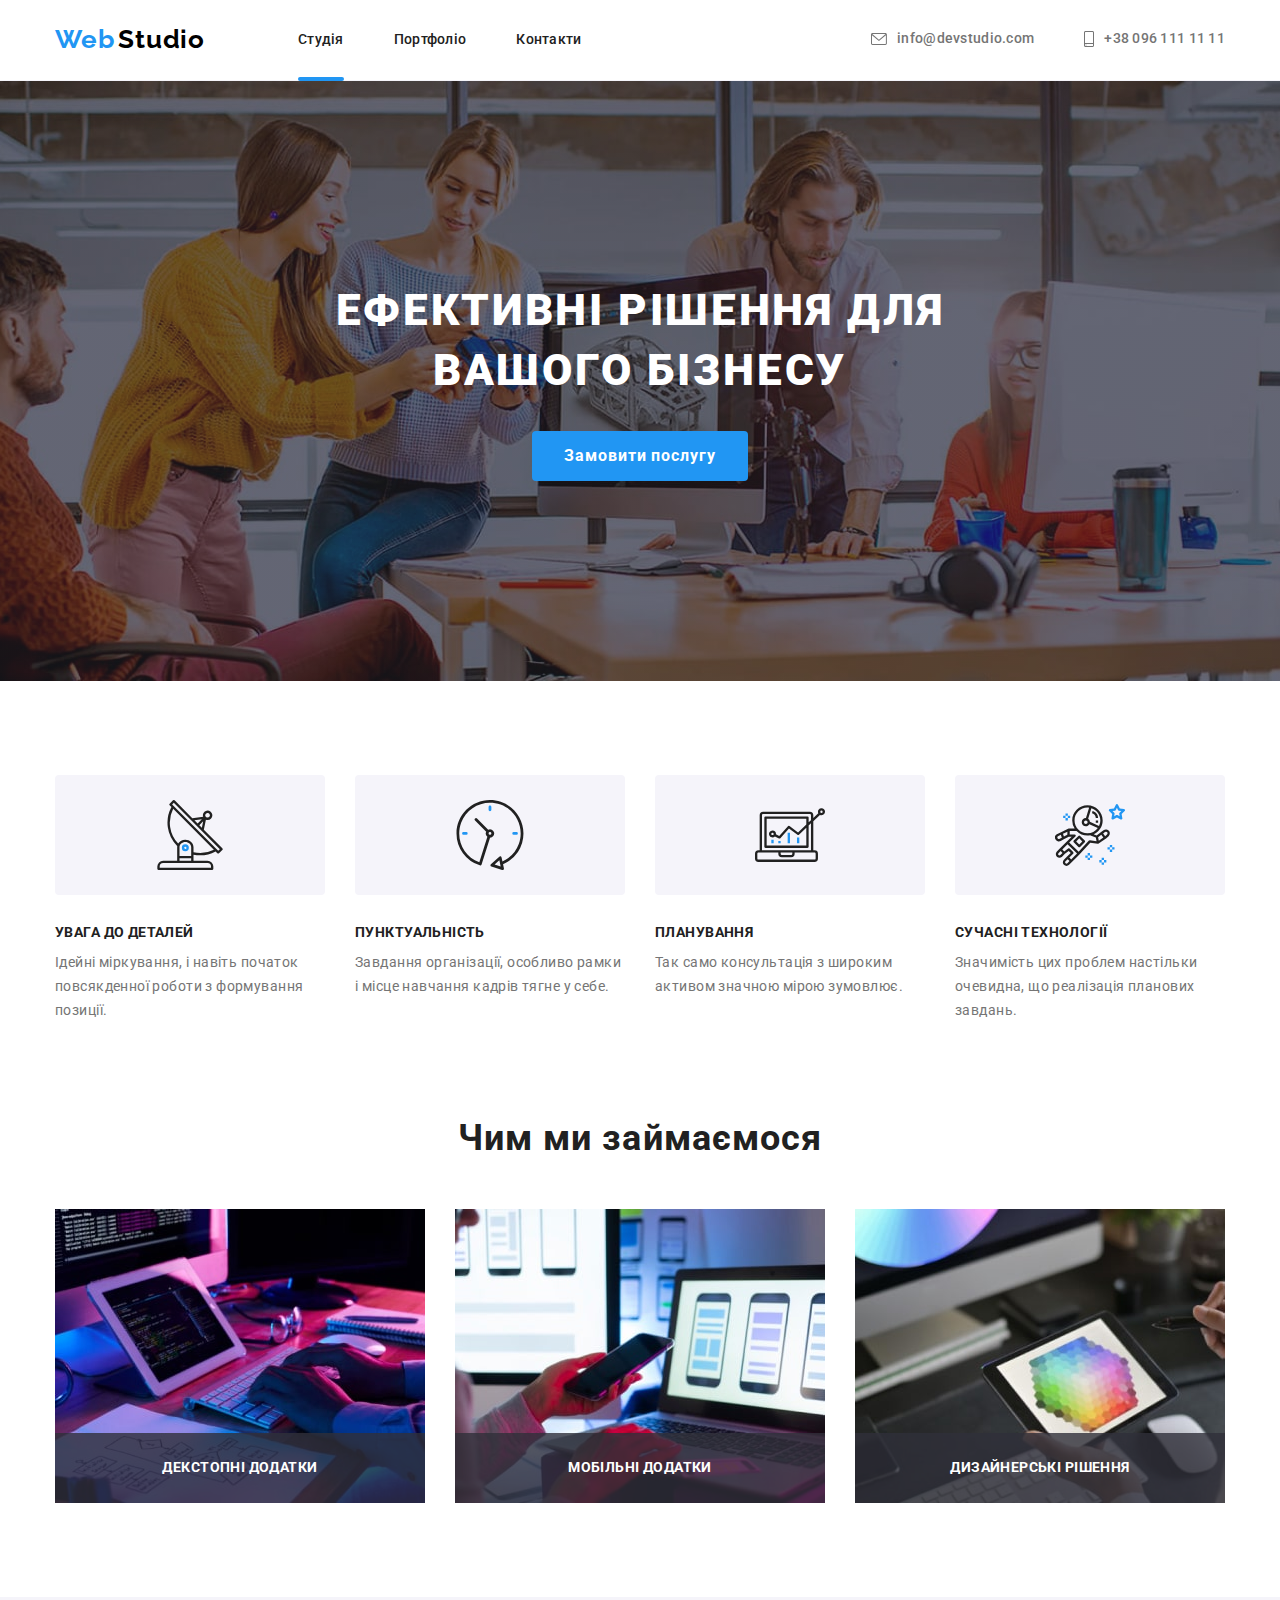
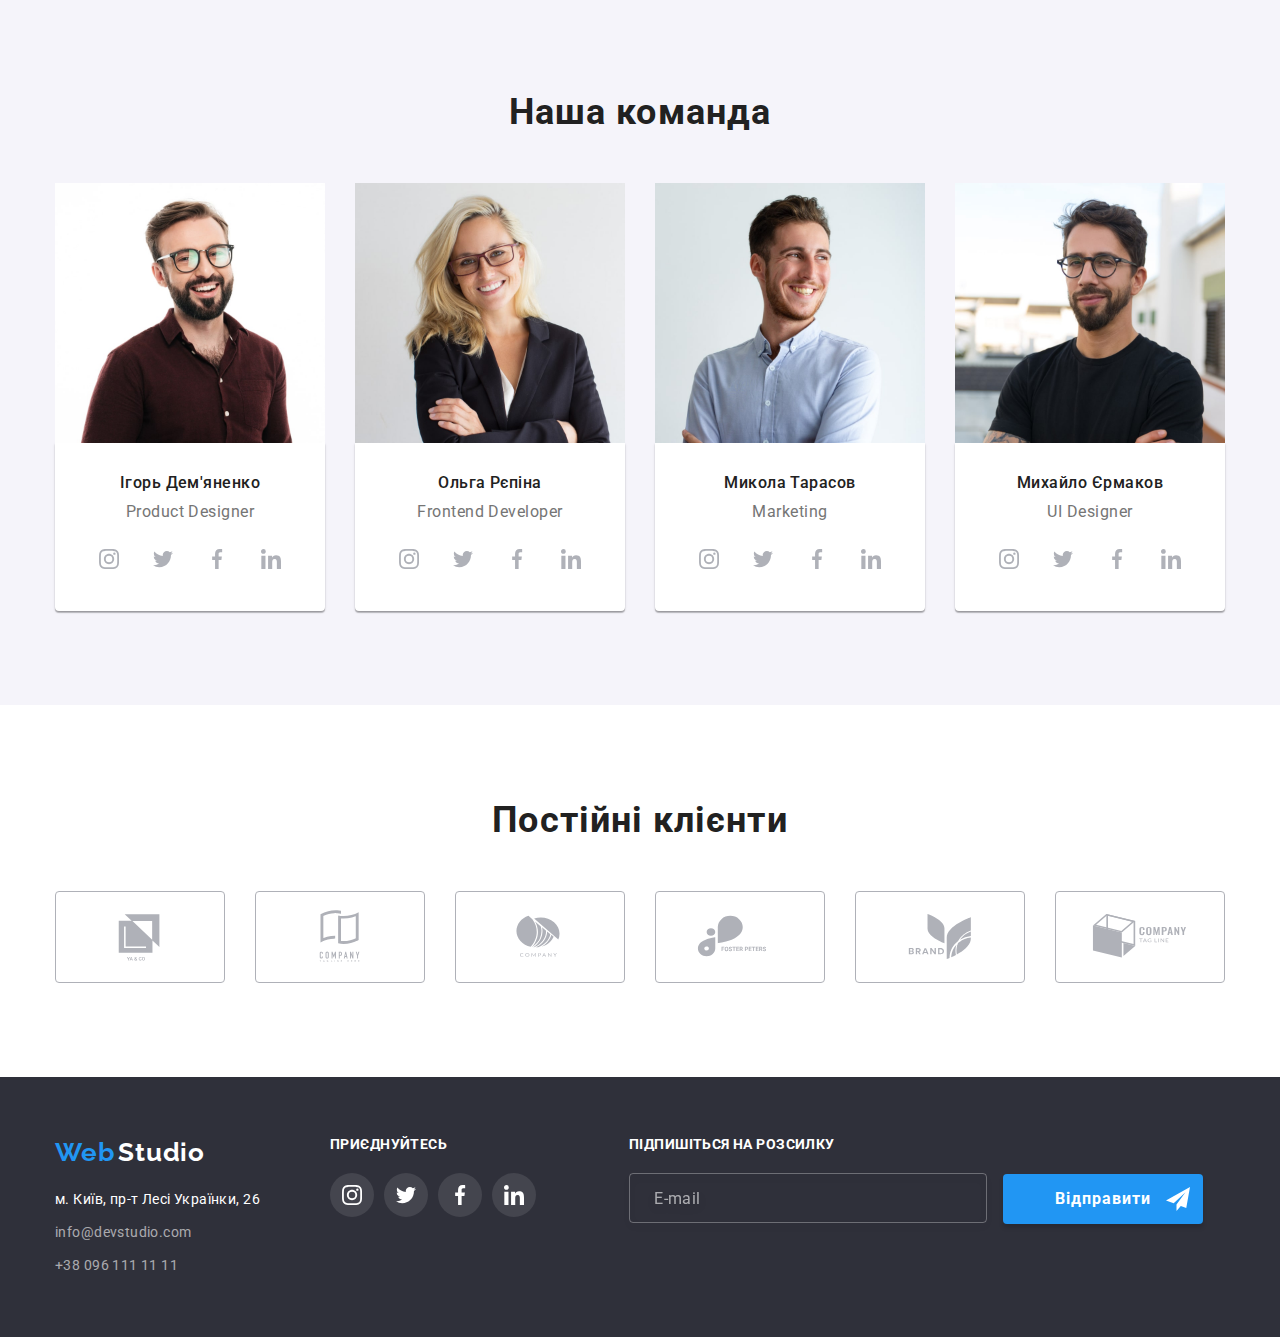
<file: index.html>
<!DOCTYPE html>
<html lang="uk">

<head>
    <meta charset="UTF-8">
    <meta http-equiv="X-UA-Compatible" content="IE=edge">
    <meta name="viewport" content="width=device-width, initial-scale=1.0">
    <title>WebStudio</title>
    <link rel="preconnect" href="https://fonts.googleapis.com">
    <link rel="preconnect" href="https://fonts.gstatic.com" crossorigin>
    <link
        href="https://fonts.googleapis.com/css2?family=Montserrat:wght@400;700&family=Raleway:wght@700&family=Roboto:wght@400;500;700;900&display=swap"
        rel="stylesheet">
    <link rel="stylesheet" href="https://cdnjs.cloudflare.com/ajax/libs/animate.css/4.1.1/animate.min.css" />
    <link href="https://unpkg.com/aos@2.3.1/dist/aos.css" rel="stylesheet">
    <link rel="stylesheet" href="https://cdnjs.cloudflare.com/ajax/libs/animate.css/4.1.1/animate.min.css" />
    <link rel="stylesheet"
        href="https://cdnjs.cloudflare.com/ajax/libs/modern-normalize/1.1.0/modern-normalize.min.css">
       <link rel="stylesheet" href="./CSS/main.min.css">
</head>

<!-- class="animate__animated animate__bounce" -->

<body>
    <header class="header">
        <div class="container">
            <a class="logo link" href="" lang="en"><span class="logo__web">Web</span> <span
                    class="logo__studio">Studio</span>
            </a>

            <nav class="navigation header__navigation">
                <ul class="navigation__list list">
                    <li class="navigation__item">
                        <a href="./index.html" class="navigation__link link current"> Студія </a>
                    </li>
                    <li class="navigation__item">
                        <a href="./portfolio.html" class="navigation__link link">Портфоліо</a>
                    </li>
                    <li class="navigation__item">
                        <a href="" class="navigation__link link">Контакти</a>
                    </li>
                </ul>
            </nav>
            <ul class="auth-nav list">
                <li>
                    <a href="mailto:info@devstudio.com" class="contact link">
                        <svg class="contact__icon" width="16" height="12">
                            <use href="./Images/icons.svg#icon-envelope"></use>
                        </svg>
                        info@devstudio.com
                    </a>
                </li>
                <li>
                    <a href="tel:+380961111111" class="contact link">
                        <svg class="contact__icon" width="10" height="16">
                            <use href="./Images/icons.svg#icon-smartphone"></use>
                        </svg>
                        +38 096 111 11 11</a>
                </li>
            </ul>
        </div>
    </header>
    <main>
        <section class="hero">
            <div class="container hero-content">
                <h1 class="hero-name">Ефективні рішення для вашого бізнесу</h1>
                <button type="button" class="button-hero" data-modal-open>Замовити послугу</button>
            </div>
        </section>
        <section class="about section">
            <div class="container">
                <h2 class="visually-hidden">Наші переваги</h2>
                <!-- Скрытый хеддер, спрятать !!! -->

                <ul class="about-list list">
                    <li class="about-item">
                        <div class="about-thumb">
                            <svg class="about-icon" width="70" height="70">
                                <use href="./Images/icons.svg#icon-antenna-1"></use>
                            </svg>
                        </div>
                        <h3 class="about-title">УВАГА ДО ДЕТАЛЕЙ</h3>
                        <p class="about-text">Ідейні міркування, і навіть початок повсякденної роботи з формування
                            позиції.</p>

                    </li>
                    <li class="about-item">
                        <div class="about-thumb">
                            <svg class="about-icon" width="70" height="70">
                                <use href="./Images/icons.svg#icon-clock-1"></use>
                            </svg>
                        </div>
                        <h3 class="about-title">ПУНКТУАЛЬНІСТЬ</h3>
                        <p class="about-text">Завдання організації, особливо рамки і місце навчання кадрів тягне у себе.
                        </p>

                    </li>
                    <li class="about-item">
                        <div class="about-thumb">
                            <svg class="about-icon" width="70" height="70">
                                <use href="./Images/icons.svg#icon-diagram-1"></use>
                            </svg>
                        </div>
                        <h3 class="about-title">ПЛАНУВАННЯ</h3>
                        <p class="about-text">Так само консультація з широким активом значною мірою зумовлює.</p>

                    </li>
                    <li class="about-item">
                        <div class="about-thumb">
                            <svg class="about-icon" width="70" height="70">
                                <use href="./Images/icons.svg#icon-astronaut-1"></use>
                            </svg>
                        </div>
                        <h3 class="about-title">СУЧАСНІ ТЕХНОЛОГІЇ</h3>
                        <p class="about-text">Значимість цих проблем настільки очевидна, що реалізація планових завдань.
                        </p>

                    </li>
                </ul>
            </div>
        </section>
        <section class="works-section section">
            <div class="container">
                <h2 class="works">Чим ми займаємося</h2>
                <ul class="works-list list">
                    <li class="gallery-item"><img src="./Images/box_1.jpg" alt="Пише код" width="370" height="294">
                        <p class="works-top">Декстопні додатки</p>
                    </li>
                    <li class="gallery-item"><img src="./Images/box_2.jpg" alt="Розробляє мобільний додаток" width="370"
                            height="294">
                        <p class="works-top">Мобільні додатки</p>
                    </li>
                    <li class="gallery-item"><img src="./Images/box_3.jpg" alt="Підбирає колір" width="370"
                            height="294">
                        <p class="works-top">Дизайнерські рішення</p>
                    </li>
                </ul>
            </div>
        </section>
        <section class="team-section section">
            <div class="container">
                <h2 class="team">Наша команда</h2>
                <ul class="team-list list">
                    <li class="team-item">
                        <img class="team-img" src="./Images/img-igor.jpg" alt="Ігор Дем'яненко" width="270"
                            height="260">
                        <div class="team-block">
                            <p class="team-name">Ігорь Дем'яненко</p>
                            <p class="team-specialty" lang="en">Product Designer</p>
                            <ul class="team-soc list">
                                <li class="team-soc-item">
                                    <a href="" class="team-soc-link link">
                                        <svg class="team-soc-icon" width="20" height="20">
                                            <use href="./Images/icons.svg#icon-instagram-2"></use>
                                        </svg>
                                    </a>
                                </li>
                                <li class="team-soc-item"><a href="" class="team-soc-link link">
                                        <svg class="team-soc-icon" width="20" height="20">
                                            <use href="./Images/icons.svg#icon-twitter-1"></use>
                                        </svg>
                                    </a></li>
                                <li class="team-soc-item"><a href="" class="team-soc-link link">
                                        <svg class="team-soc-icon" width="20" height="20">
                                            <use href="./Images/icons.svg#icon-facebook-1"></use>
                                        </svg>
                                    </a></li>
                                <li class="team-soc-item"><a href="" class="team-soc-link link">
                                        <svg class="team-soc-icon" width="20" height="20">
                                            <use href="./Images/icons.svg#icon-linkedin-1"></use>
                                        </svg>
                                    </a></li>
                            </ul>

                        </div>
                    </li>
                    <li class="team-item">
                        <img class="team-img" src="./Images/img-olga.jpg" alt="Ольга Рєпіна" width="270" height="260">
                        <div class="team-block">
                            <p class="team-name"> Ольга Рєпіна</p>
                            <p class="team-specialty" lang="en">Frontend Developer</p>
                            <ul class="team-soc list">
                                <li class="team-soc-item">
                                    <a href="" class="team-soc-link link">
                                        <svg class="team-soc-icon" width="20" height="20">
                                            <use href="./Images/icons.svg#icon-instagram-2"></use>
                                        </svg>
                                    </a>
                                </li>
                                <li class="team-soc-item"><a href="" class="team-soc-link link">
                                        <svg class="team-soc-icon" width="20" height="20">
                                            <use href="./Images/icons.svg#icon-twitter-1"></use>
                                        </svg>
                                    </a></li>
                                <li class="team-soc-item"><a href="" class="team-soc-link link">
                                        <svg class="team-soc-icon" width="20" height="20">
                                            <use href="./Images/icons.svg#icon-facebook-1"></use>
                                        </svg>
                                    </a></li>
                                <li class="team-soc-item"><a href="" class="team-soc-link link">
                                        <svg class="team-soc-icon" width="20" height="20">
                                            <use href="./Images/icons.svg#icon-linkedin-1"></use>
                                        </svg>
                                    </a></li>
                            </ul>
                        </div>
                    </li>
                    <li class="team-item">
                        <img class="team-img" src="./Images/img-mykola.jpg" alt="Микола Тарасов" width="270"
                            height="260">
                        <div class="team-block">
                            <p class="team-name">Микола Тарасов</p>
                            <p class="team-specialty" lang="en">Marketing</p>
                            <ul class="team-soc list">
                                <li class="team-soc-item">
                                    <a href="" class="team-soc-link link">
                                        <svg class="team-soc-icon" width="20" height="20">
                                            <use href="./Images/icons.svg#icon-instagram-2"></use>
                                        </svg>
                                    </a>
                                </li>
                                <li class="team-soc-item"><a href="" class="team-soc-link link">
                                        <svg class="team-soc-icon" width="20" height="20">
                                            <use href="./Images/icons.svg#icon-twitter-1"></use>
                                        </svg>
                                    </a></li>
                                <li class="team-soc-item"><a href="" class="team-soc-link link">
                                        <svg class="team-soc-icon" width="20" height="20">
                                            <use href="./Images/icons.svg#icon-facebook-1"></use>
                                        </svg>
                                    </a></li>
                                <li class="team-soc-item"><a href="" class="team-soc-link link">
                                        <svg class="team-soc-icon" width="20" height="20">
                                            <use href="./Images/icons.svg#icon-linkedin-1"></use>
                                        </svg>
                                    </a></li>
                            </ul>
                        </div>
                    </li>
                    <li class="team-item">
                        <img class="team-img" src="./Images/img-mykhailo.jpg" alt="Михайло Єрмаков" width="270"
                            height="260">
                        <div class="team-block">
                            <p class="team-name">Михайло Єрмаков</p>
                            <p class="team-specialty" lang="en">UI Designer</p>
                            <ul class="team-soc list">
                                <li class="team-soc-item">
                                    <a href="" class="team-soc-link link">
                                        <svg class="team-soc-icon" width="20" height="20">
                                            <use href="./Images/icons.svg#icon-instagram-2"></use>
                                        </svg>
                                    </a>
                                </li>
                                <li class="team-soc-item"><a href="" class="team-soc-link link">
                                        <svg class="team-soc-icon" width="20" height="20">
                                            <use href="./Images/icons.svg#icon-twitter-1"></use>
                                        </svg>
                                    </a></li>
                                <li class="team-soc-item"><a href="" class="team-soc-link link">
                                        <svg class="team-soc-icon" width="20" height="20">
                                            <use href="./Images/icons.svg#icon-facebook-1"></use>
                                        </svg>
                                    </a></li>
                                <li class="team-soc-item"><a href="" class="team-soc-link link">
                                        <svg class="team-soc-icon" width="20" height="20">
                                            <use href="./Images/icons.svg#icon-linkedin-1"></use>
                                        </svg>
                                    </a></li>
                            </ul>
                        </div>
                    </li>
                </ul>
            </div>
        </section>
        <section class="clients-section section">
            <div class="container">
                <h2 class="clients">Постійні клієнти</h2>
                <ul class="clients-list list">
                    <li class="clients-item">
                        <a href="" class="clients-link link">
                            <svg class="clients-icon" width="106" height="60">
                                <use href="./Images/icons.svg#icon-Logo-YaCo"></use>
                            </svg>
                        </a>

                    </li>
                    <li class="clients-item">
                        <a href="" class="clients-link link">
                            <svg class="clients-icon" width="106" height="60">
                                <use href="./Images/icons.svg#icon-Logo-taglineHere"></use>
                            </svg>
                        </a>

                    </li>
                    <li class="clients-item">
                        <a href="" class="clients-link link">
                            <svg class="clients-icon" width="106" height="60">
                                <use href="./Images/icons.svg#icon-Logo-company"></use>
                            </svg>
                        </a>

                    </li>
                    <li class="clients-item">
                        <a href="" class="clients-link link">
                            <svg class="clients-icon" width="106" height="60">
                                <use href="./Images/icons.svg#icon-Logo-foster"></use>
                            </svg>
                        </a>

                    </li>
                    <li class="clients-item">
                        <a href="" class="clients-link link">
                            <svg class="clients-icon" width="106" height="60">
                                <use href="./Images/icons.svg#icon-Logo-brand"></use>
                            </svg>
                        </a>

                    </li>
                    <li class="clients-item">
                        <a href="" class="clients-link link">
                            <svg class="clients-icon" width="106" height="60">
                                <use href="./Images/icons.svg#icon-Logo-tagLine"></use>
                            </svg>
                        </a>

                    </li>
                </ul>
            </div>
        </section>
    </main>
    <footer class="footer">
        <div class="container">
            <div class="address-thumb footer__address-thumb">
                <a class="logo footer__logo link" href="" lang="en"><span class="logo__web">Web</span> <span
                        class=" logo__studio logo__studio--white">Studio</span></a>
                <address>
                    <a class="footer__address link" href="https://goo.gl/maps/BBS1sjoUENWyH9NC9" target="_blank"
                        rel="noopener noreferrer nofollow">м. Київ, пр-т Лесі Українки, 26</a>
                    <ul class="footer__list list">
                        <li class=footer__item><a class="footer__contact link"
                                href="mailto:info@devstudio.com">info@devstudio.com</a>
                        </li>
                        <li class=footer__item><a class="footer__contact link" href="tel:+380961111111">+38 096 111 11
                                11</a>
                        </li>
                    </ul>
                </address>
            </div>
            <div class="footer-soc footer__footer-soc">
                <h3>Приєднуйтесь</h3>
                <ul class="footer-soc__list list">
                    <li class="footer-soc__item">
                        <a href="" class="footer-soc__link link">
                            <svg class="footer-soc__icon" width="20" height="20">
                                <use href="./Images/icons.svg#icon-instagram-2"></use>
                            </svg>
                        </a>
                    </li>
                    <li class="footer-soc__item">
                        <a href="" class="footer-soc__link link">
                            <svg class="footer-soc__icon" width="20" height="20">
                                <use href="./Images/icons.svg#icon-twitter-1"></use>
                            </svg>
                        </a>
                    </li>
                    <li class="footer-soc__item">
                        <a href="" class="footer-soc__link link">
                            <svg class="footer-soc__icon" width="20" height="20">
                                <use href="./Images/icons.svg#icon-facebook-1"></use>
                            </svg>
                        </a>
                    </li>
                    <li class="footer-soc__item">
                        <a href="" class="footer-soc__link link">
                            <svg class="footer-soc__icon" width="20" height="20">
                                <use href="./Images/icons.svg#icon-linkedin-1"></use>
                            </svg>
                        </a>
                    </li>
                </ul>
            </div>
            <div class="subscription-box">
                <h3>Підпишіться на розсилку</h3>
                <form class="subscription-form">

                    <input type="email" class="subscription-form__input" name="subscription-form__email" required
                        placeholder="E-mail">

                    <button type="submit" class="submit-button">Відправити
                        <svg class="submit-button__icon" width="24" height="24">
                            <use href="./Images/icons.svg#icon-icon-send"></use>
                        </svg>
                    </button>
                </form>
            </div>
        </div>
    </footer>
    <div class="backdrop is-hidden" data-modal>
        <div class="modal">
            <button type="button" class="modal__close" data-modal-close>
                <svg class="modal__icon" width="18" height="18">
                    <use href="./Images/icons.svg#icon-close-black-18dp-2-1"></use>
                </svg>
            </button>
            <p class="modal__title">Залиште свої дані, ми вам передзвонимо</p>
            <form class="modal-form">
                <div class="input">
                    <label for="user-name" class="input__title">Ім'я</label>
                    <div class="input__wrap">
                        <input type="text" class="input__form" name="user-name" required id="user-name">
                        <svg class="input__icon" width="18" height="18">
                            <use href="./Images/icons.svg#icon-person-black-18dp-1"></use>
                        </svg>
                    </div>

                </div>
                <div class="input">
                    <label>                         
                        <span class="input__title">Телефон</span>
                        <span class="input__wrap">
                        <input type="tel" class="input__form" name="user-tel" title="+380 (96) 111-11-11" required
                            minlength="3">
                            <svg class="input__icon" width="18" height="18">
                                <use href="./Images/icons.svg#icon-phone-black-18dp-1"></use>
                            </svg>
                            </span>
                    </label>
                </div>
                <div class="input">
                    <label> <span class="input__title">Пошта</span>
                        <span class="input__wrap">
                        <input type="email" class="input__form" name="user-mail">
                        <svg class="input__icon" width="18" height="18">
                            <use href="./Images/icons.svg#icon-email-black-18dp-1"></use>
                        </svg>
                        </span>
                    </label>
                </div>
                <div class="input">
                    <label for="user-comment" class="input__title">Ваш коментар</label>
                    <textarea name="user-comment" id="user-comment" class="input__text"
                        placeholder="Введіть текст"></textarea>
                </div>
                <div class="input-check">
                    <input type="checkbox" name="user-policy" 
                    value="true" class="input-check__tick visually-hidden" id="user-policy">
                    <label for="user-policy" class="input-check__text">
                        <span>
                            <svg class="input-check__icon" width="16" height="15">
                                <use href="./Images/icons.svg#icon-Vector"></use>
                            </svg>
                        </span>
                        Погоджуюся з розсилкою та приймаю 
                        <a href="" class="input-check__link"> Умови договору</a>
                    </label>
                </div>
                <button type="submit" class="input-button ">Відправити</button>
                
            </form>
        </div>

    </div>
    <script src="https://unpkg.com/aos@2.3.1/dist/aos.js"></script>
    <script>
        AOS.init();
    </script>
    <script src="./js/modal.js"></script>
</body>

</html>
</file>
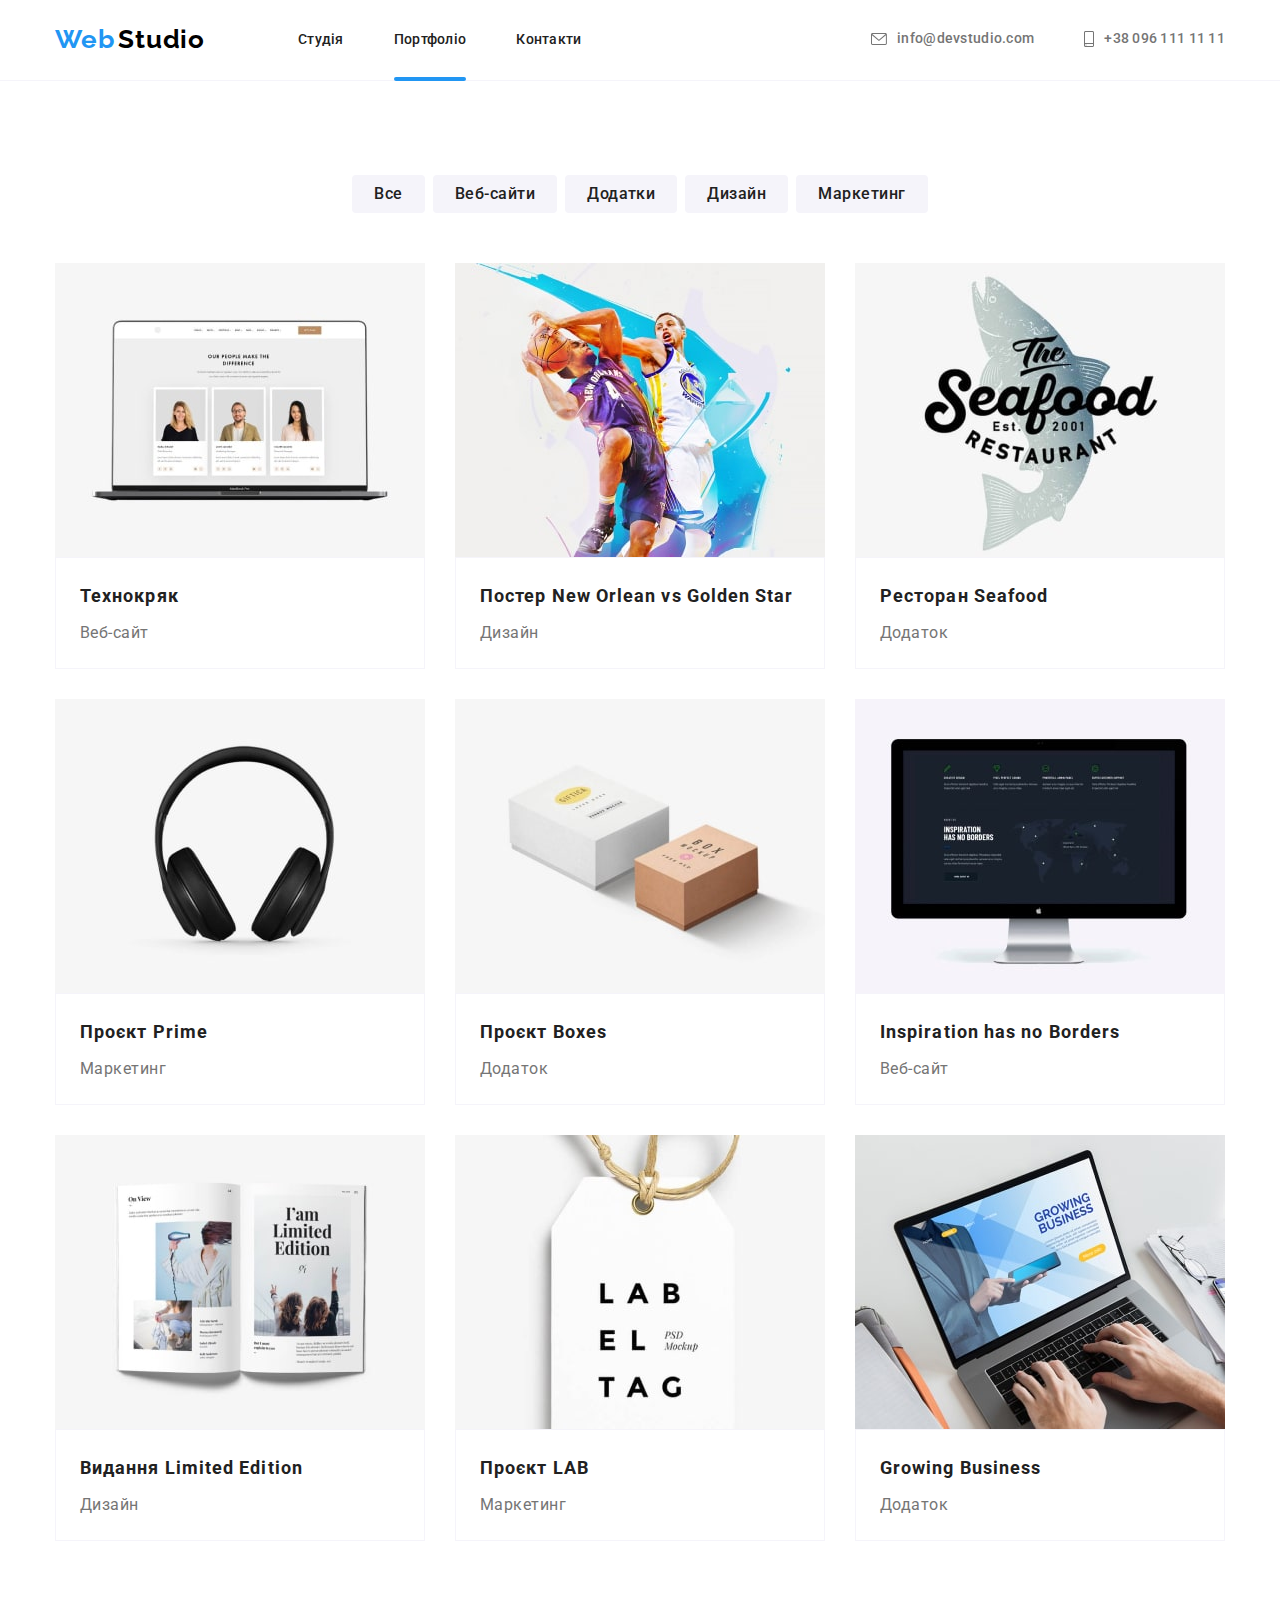
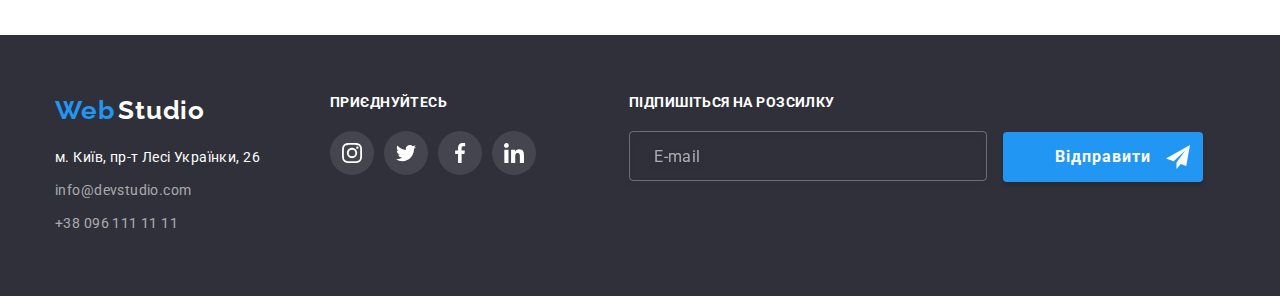
<file: portfolio.html>
<!DOCTYPE html>
<html lang="uk">

<head>
    <meta charset="UTF-8">
    <meta http-equiv="X-UA-Compatible" content="IE=edge">
    <meta name="viewport" content="width=device-width, initial-scale=1.0">
    <title>WebStudio</title>
    <link rel="preconnect" href="https://fonts.googleapis.com">
    <link rel="preconnect" href="https://fonts.gstatic.com" crossorigin>
    <link
        href="https://fonts.googleapis.com/css2?family=Montserrat:wght@400;700&family=Raleway:wght@700&family=Roboto:wght@400;500;700;900&display=swap"
        rel="stylesheet">
    <link rel="stylesheet" href="https://cdnjs.cloudflare.com/ajax/libs/animate.css/4.1.1/animate.min.css" />
    <link href="https://unpkg.com/aos@2.3.1/dist/aos.css" rel="stylesheet">
    <link rel="stylesheet" href="https://cdnjs.cloudflare.com/ajax/libs/animate.css/4.1.1/animate.min.css" />
    <link rel="stylesheet"
        href="https://cdnjs.cloudflare.com/ajax/libs/modern-normalize/1.1.0/modern-normalize.min.css">
        <link rel="stylesheet" href="./CSS/main.min.css">
</head>

<body>
        <header class="header">
            <div class="container">
                <a class="logo link" href="" lang="en"><span class="logo__web">Web</span> <span class="logo__studio">Studio</span>
                </a>
        
                <nav class="navigation header__navigation">
                    <ul class="navigation__list list">
                        <li class="navigation__item">
                            <a href="./index.html" class="navigation__link link "> Студія </a>
                        </li>
                        <li class="navigation__item">
                            <a href="./portfolio.html" class="navigation__link link current">Портфоліо</a>
                        </li>
                        <li class="navigation__item">
                            <a href="" class="navigation__link link">Контакти</a>
                        </li>
                    </ul>
                </nav>
                <ul class="auth-nav list">
                    <li>
                        <a href="mailto:info@devstudio.com" class="contact link">
                            <svg class="contact__icon" width="16" height="12">
                                <use href="./Images/icons.svg#icon-envelope"></use>
                            </svg>
                            info@devstudio.com
                        </a>
                    </li>
                    <li>
                        <a href="tel:+380961111111" class="contact link">
                            <svg class="contact__icon" width="10" height="16">
                                <use href="./Images/icons.svg#icon-smartphone"></use>
                            </svg>
                            +38 096 111 11 11</a>
                    </li>
                </ul>
            </div>
        </header>
    <main>
        <section>

            <h1 class="visually-hidden">Портфоліо</h1>
            <!-- Приховний хеддер, заховати !!! -->
            <div class="container">
                <ul class="portfolio-list list">
                    <li>
                        <button type="button" class="button-portfolio">Все</button>
                    </li>
                    <li>
                        <button type="button" class="button-portfolio">Веб-сайти</button>
                    </li>
                    <li>
                        <button type="button" class="button-portfolio">Додатки</button>
                    </li>
                    <li>
                        <button type="button" class="button-portfolio">Дизайн</button>
                    </li>
                    <li>
                        <button type="button" class="button-portfolio">Маркетинг</button>
                    </li>
                </ul>

                <ul class="cataloge-list list">

                    <li class="portfolio-item">
                        <div class="portfolio-top-wrap">
                            <img src="./Images/Techno.jpg" alt="Технокряк" width="370" height="294" />

                            <p class="portfolio-text">
                                Ресурс пропонує комплексні пропозиції з різним рівнем функціоналу
                                та
                                сервісів. Все це дозволить відвідувачу отримати
                                вичерпні відомості про компанію чи приватну особу.

                            </p>
                        </div>

                        <div class="portfolio-block">
                            <p class="cataloge-works">Технокряк</p>
                            <p class="portfolio-name">Веб-сайт</p>
                        </div>
                    </li>


                    <li class="portfolio-item">
                        <div class="portfolio-top-wrap">
                            <img src="./Images/New-orlean.jpg" alt="Постер New Orlean vs Golden Star" width="370"
                                height="294">
                            <p class="portfolio-text">
                                Lorem ipsum dolor, sit amet consectetur adipisicing elit. Ad recusandae autem dolorem
                                totam eveniet tempora reiciendis provident quibusdam corporis. Harum laborum ea minima.
                                Consequuntur dolorem soluta non doloribus at. Quaerat.

                            </p>
                        </div>
                        <div class="portfolio-block">
                            <p class="cataloge-works">Постер New Orlean vs Golden Star</p>
                            <p class="portfolio-name">Дизайн</p>
                        </div>
                    </li>
                    <li class="portfolio-item">
                        <div class="portfolio-top-wrap">
                            <img src="./Images/Seafood.jpg" alt="Ресторан Seafood" width="370" height="294">
                            <p class="portfolio-text">
                                Lorem ipsum dolor sit amet.

                            </p>
                        </div>
                        <div class="portfolio-block">
                            <p class="cataloge-works">Ресторан Seafood</p>
                            <p class="portfolio-name">Додаток</p>
                        </div>
                    </li>
                    <li class="portfolio-item">
                        <div class="portfolio-top-wrap">
                            <img src="./Images/Prime.jpg" alt="Проєкт Prime" width="370" height="294">
                            <p class="portfolio-text">
                                Lorem ipsum dolor, sit amet consectetur adipisicing elit. Eaque dolore tempore deserunt eligendi temporibus explicabo aspernatur incidunt velit fugiat asperiores.
                            </p>
                        </div>
                        <div class="portfolio-block">
                            <p class="cataloge-works">Проєкт Prime</p>
                            <p class="portfolio-name">Маркетинг</p>
                        </div>
                    </li>
                    <li class="portfolio-item">
                        <div class="portfolio-top-wrap">
                            <img src="./Images/Boxes.jpg" alt="Проєкт Boxes" width="370" height="294">
                        <p class="portfolio-text">
                            Lorem ipsum dolor, sit amet consectetur adipisicing elit. Eaque dolore tempore deserunt eligendi temporibus
                            explicabo aspernatur incidunt velit fugiat asperiores.
                        </p>
                        </div>
                        <div class="portfolio-block">
                            <p class="cataloge-works">Проєкт Boxes</p>
                            <p class="portfolio-name">Додаток</p>
                        </div>
                    </li>
                    <li class="portfolio-item">
                        <div class="portfolio-top-wrap">
                            <img src="./Images/Inspiration.jpg" alt="Inspiration has no Borders" width="370"
                                height="294">
                        <p class="portfolio-text">
                            Lorem ipsum dolor, sit amet consectetur adipisicing elit. Eaque dolore tempore deserunt eligendi temporibus
                            explicabo aspernatur incidunt velit fugiat asperiores.
                        </p>
                            </div>
                        <div class="portfolio-block">
                            <p class="cataloge-works">Inspiration has no Borders</p>
                            <p class="portfolio-name">Веб-сайт</p>
                        </div>
                    </li>
                    <li class="portfolio-item">
                        <div class="portfolio-top-wrap">
                            <img src="./Images/Limited.jpg" alt="Видання Limited Edition" width="370" height="294">
                        <p class="portfolio-text">
                            Lorem ipsum dolor, sit amet consectetur adipisicing elit. Eaque dolore tempore deserunt eligendi temporibus
                            explicabo aspernatur incidunt velit fugiat asperiores.
                        </p>
                        </div>
                        <div class="portfolio-block">
                            <p class="cataloge-works">Видання Limited Edition</p>
                            <p class="portfolio-name">Дизайн</p>
                        </div>
                    </li>
                    <li class="portfolio-item">
                        <div class="portfolio-top-wrap">
                            <img src="./Images/LAB.jpg" alt="Проєкт LAB" width="370" height="294">
                    <p class="portfolio-text">
                        Lorem ipsum dolor, sit amet consectetur adipisicing elit. Eaque dolore tempore deserunt eligendi temporibus
                        explicabo aspernatur incidunt velit fugiat asperiores.
                    </p>
                        </div>
                        <div class="portfolio-block">
                            <p class="cataloge-works">Проєкт LAB</p>
                            <p class="portfolio-name">Маркетинг</p>
                        </div>
                    </li>
                    <li class="portfolio-item">
                        <div class="portfolio-top-wrap">
                            <img src="./Images/Business.jpg" alt="Growing Business" width="370" height="294">
                        <p class="portfolio-text">
                            Lorem ipsum dolor, sit amet consectetur adipisicing elit. Eaque dolore tempore deserunt eligendi temporibus
                            explicabo aspernatur incidunt velit fugiat asperiores.
                        </p>
                        </div>
                        <div class="portfolio-block">
                            <p class="cataloge-works">Growing Business</p>
                            <p class="portfolio-name">Додаток</p>
                        </div>
                    </li>
                </ul>
            </div>
        </section>

    </main>
    <footer class="footer">
        <div class="container">
            <div class="address-thumb footer__address-thumb">
                <a class="logo footer__logo link" href="" lang="en"><span class="logo__web">Web</span> <span
                        class=" logo__studio logo__studio--white">Studio</span></a>
                <address>
                    <a class="footer__address link" href="https://goo.gl/maps/BBS1sjoUENWyH9NC9" target="_blank"
                        rel="noopener noreferrer nofollow">м. Київ, пр-т Лесі Українки, 26</a>
                    <ul class="footer__list list">
                        <li class=footer__item><a class="footer__contact link"
                                href="mailto:info@devstudio.com">info@devstudio.com</a>
                        </li>
                        <li class=footer__item><a class="footer__contact link" href="tel:+380961111111">+38 096 111 11
                                11</a>
                        </li>
                    </ul>
                </address>
            </div>
            <div class="footer-soc footer__footer-soc">
                <h3>Приєднуйтесь</h3>
                <ul class="footer-soc__list list">
                    <li class="footer-soc__item">
                        <a href="" class="footer-soc__link link">
                            <svg class="footer-soc__icon" width="20" height="20">
                                <use href="./Images/icons.svg#icon-instagram-2"></use>
                            </svg>
                        </a>
                    </li>
                    <li class="footer-soc__item">
                        <a href="" class="footer-soc__link link">
                            <svg class="footer-soc__icon" width="20" height="20">
                                <use href="./Images/icons.svg#icon-twitter-1"></use>
                            </svg>
                        </a>
                    </li>
                    <li class="footer-soc__item">
                        <a href="" class="footer-soc__link link">
                            <svg class="footer-soc__icon" width="20" height="20">
                                <use href="./Images/icons.svg#icon-facebook-1"></use>
                            </svg>
                        </a>
                    </li>
                    <li class="footer-soc__item">
                        <a href="" class="footer-soc__link link">
                            <svg class="footer-soc__icon" width="20" height="20">
                                <use href="./Images/icons.svg#icon-linkedin-1"></use>
                            </svg>
                        </a>
                    </li>
                </ul>
            </div>
            <div class="subscription-box">
                <h3>Підпишіться на розсилку</h3>
                <form class="subscription-form">
    
                    <input type="email" class="subscription-form__input" name="subscription-form__email" required
                        placeholder="E-mail">
    
                    <button type="submit" class="submit-button">Відправити
                        <svg class="submit-button__icon" width="24" height="24">
                            <use href="./Images/icons.svg#icon-icon-send"></use>
                        </svg>
                    </button>
                </form>
            </div>
        </div>
    </footer>
    <script src="https://unpkg.com/aos@2.3.1/dist/aos.js"></script>
    <script>
        AOS.init();
    </script>
</body>

</html>
</file>
<file: CSS/main.min.css>
:root{--header-color: #212121;--title-color: #757575;--accent-color: #2196f3;--second-accent-color: #ffffff;--body-background: #ffffff;--typical-lh: 1.36}p,h1,h2,h3,h4,h5,h6{margin:0px}ul{margin:0px;padding-left:0}body{font-family:"Roboto",sans-serif;background:var(--body-background)}.list{list-style:none}.link{text-decoration:none}img{display:block}.visually-hidden{position:absolute;white-space:nowrap;width:1px;height:1px;overflow:hidden;border:0;padding:0;clip:rect(0 0 0 0);clip-path:inset(50%);margin:-1px}.container{width:1200px;padding-left:15px;padding-right:15px;margin-left:auto;margin-right:auto}section{padding-top:94px;padding-bottom:94px}.header{border-bottom:1px solid #f5f4fa;padding-top:24px;padding-bottom:25px}.logo__web{font-family:"Raleway",sans-serif;font-weight:700;font-size:26px;line-height:1.19;letter-spacing:.03em;color:var(--accent-color)}.logo__studio{font-family:"Raleway",sans-serif;font-weight:700;font-size:26px;line-height:1.19;letter-spacing:.03em;color:#000}.navigation__link{position:relative;font-weight:500;font-size:14px;line-height:1.14;letter-spacing:.02em;color:var(--header-color);transition:color 250ms cubic-bezier(0.4, 0, 0.2, 1)}.navigation__link:hover,.navigation__link:focus{color:var(--accent-color)}.navigation__link.current::after{position:absolute;content:"";display:block;width:100%;height:4px;border-radius:2px;background-color:var(--accent-color);margin-top:28px;left:0;transition:color 250ms cubic-bezier(0.4, 0, 0.2, 1)}.contact{font-weight:500;font-size:14px;line-height:1.14;letter-spacing:.02em;color:var(--title-color);align-items:center;justify-content:center;display:flex;gap:10px;transition:color 250ms cubic-bezier(0.4, 0, 0.2, 1)}.contact:hover,.contact:focus{color:var(--accent-color)}.contact__icon{fill:var(--title-color);transition:fill 250ms cubic-bezier(0.4, 0, 0.2, 1)}.contact:hover .contact__icon,.contact:focus .contact__icon{fill:var(--accent-color)}.header .container{display:flex;align-items:center}.header__navigation{margin-left:93px}.navigation__list{display:flex}.navigation__item:not(:last-child){margin-right:50px}.auth-nav{display:flex;margin-left:auto}.auth-nav li:not(:last-child){margin-right:50px}.hero{background-color:#2f303a;background-image:linear-gradient(rgba(47, 48, 58, 0.4), rgba(47, 48, 58, 0.4)),url(../Images/main-image.jpg);background-repeat:no-repeat;background-position:center;background-size:cover;max-width:1600px;height:600px;margin:0 auto;text-align:center;padding-top:200px;padding-bottom:200px}.container .hero-content{text-align:left}.hero-name{font-weight:900;font-size:44px;line-height:1.36;letter-spacing:.06em;text-transform:uppercase;color:var(--second-accent-color);width:696px;margin:0 auto}.button-hero{font-family:inherit;font-weight:700;font-size:16px;line-height:1.88;align-items:center;text-align:center;letter-spacing:.06em;border-radius:4px;border:1px var(--accent-color);color:var(--second-accent-color);background-color:var(--accent-color);cursor:pointer;padding:10px 32px;margin-top:30px;min-width:216px;transition:background 250ms cubic-bezier(0.4, 0, 0.2, 1)}.button-hero:hover,.button-hero:focus{background:#188ce8}.about{padding-bottom:0px}.about-list{display:flex;flex-wrap:wrap}.about-item{width:270px;margin-right:30px}.about-item:last-child{margin-right:0}.about-thumb{width:270px;height:120px;background-color:#f5f4fa;border-radius:4px;display:flex;align-items:center;justify-content:center;margin-bottom:30px}.about-title{font-weight:700;font-size:14px;line-height:1.14;letter-spacing:.03em;text-transform:uppercase;color:var(--header-color);margin-bottom:10px}.about-text{font-size:14px;line-height:1.71;letter-spacing:.03em;color:var(--title-color)}.works,.clients,.team{font-weight:700;font-size:36px;line-height:1.17;letter-spacing:.03em;text-align:center;color:var(--header-color);margin-bottom:50px}.works-list{display:flex}.gallery-item{position:relative;width:370px}.gallery-item:not(:last-child){margin-right:30px}.works-top{position:absolute;color:#f5f4fa;bottom:0;left:0;font-weight:700;font-size:14px;line-height:1.14;text-align:center;letter-spacing:.03em;text-transform:uppercase;background-color:rgba(47,48,58,.8);color:#fff;width:370px;min-height:70px;padding:27px}.team-section{background-color:#f5f4fa}.team-list{display:flex}.team-item{width:270px}.team-item:not(:last-child){margin-right:30px}.team-block{background-color:#fff;padding:30px 30px;box-shadow:0px 1px 3px rgba(0,0,0,.12),0px 1px 1px rgba(0,0,0,.14),0px 2px 1px rgba(0,0,0,.2);border-radius:0px 0px 4px 4px}.team-name{font-weight:500;font-size:16px;line-height:1.19;text-align:center;letter-spacing:.03em;color:var(--header-color);margin-bottom:10px}.team-specialty{font-size:16px;line-height:1.19;text-align:center;letter-spacing:.03em;color:var(--title-color);margin-bottom:16px}.team-soc{display:flex;justify-content:center;gap:10px}.team-soc-link{width:44px;height:44px;border-radius:50%;background-color:inherit;display:flex;align-items:center;justify-content:center;transition:background-color 250ms cubic-bezier(0.4, 0, 0.2, 1),fill 250ms cubic-bezier(0.4, 0, 0.2, 1)}.team-soc-link:hover,.team-soc-link:focus{background-color:#2196f3}.team-soc-icon{fill:#afb1b8;transition:fill 250ms cubic-bezier(0.4, 0, 0.2, 1)}.team-soc-link:hover .team-soc-icon,.team-soc-link:focus .team-soc-icon{fill:#fff}.clients-list{display:flex;gap:30px;justify-content:center;align-items:center}.clients-link{display:flex;align-items:center;justify-content:center;width:170px;height:92px;border:1px solid #afb1b8;border-radius:4px;transition:border 250ms cubic-bezier(0.4, 0, 0.2, 1),border-radius 250ms cubic-bezier(0.4, 0, 0.2, 1),fill 250ms cubic-bezier(0.4, 0, 0.2, 1)}.clients-link:hover,.clients-link:focus{border:1px solid #2196f3;border-radius:4px;transition:fill 250ms cubic-bezier(0.4, 0, 0.2, 1)}.clients-icon{fill:#afb1b8}.clients-link:hover .clients-icon,.clients-link:focus .clients-icon{fill:#2196f3}.footer{background:#2f303a;padding-top:60px;padding-bottom:60px}.footer .container{display:flex}.footer__address-thumb{margin-right:70px}.footer__logo{margin-bottom:20px;display:inline-block}.logo__studio--white{font-family:"Raleway",sans-serif;font-weight:700;font-size:26px;line-height:1.19;letter-spacing:.03em;color:var(--second-accent-color)}.footer__address{font-style:normal;font-size:14px;line-height:1.7;letter-spacing:.03em;color:var(--second-accent-color);display:inline-block;margin-bottom:9px}.footer__contact{font-style:normal;font-size:14px;line-height:1.7;letter-spacing:.03em;color:rgba(255,255,255,.6);display:inline-block}.footer__item:not(:last-child){margin-bottom:9px}.footer__footer-soc h3{font-weight:700;font-size:14px;line-height:1.14;letter-spacing:.03em;text-transform:uppercase;color:#fff;margin-bottom:20px}.footer__footer-soc{margin-right:93px}.footer-soc__list{display:flex;justify-content:center;gap:10px}.footer-soc__link{width:44px;height:44px;border-radius:50%;background-color:rgba(255,255,255,.1);display:flex;align-items:center;justify-content:center;transition:background-color 250ms cubic-bezier(0.4, 0, 0.2, 1)}.footer-soc__link:hover,.footer-soc__link:focus{background-color:#2196f3}.footer-soc__icon{fill:#fff}.subscription-box h3{font-weight:700;font-size:14px;line-height:1.14;letter-spacing:.03em;text-transform:uppercase;color:#fff;margin-bottom:20px}.subscription-form__input{width:358px;height:50px;background-color:rgba(0,0,0,0);border:1px solid rgba(255,255,255,.3);filter:drop-shadow(0px 4px 4px rgba(0, 0, 0, 0.15));border-radius:4px;color:#fff;padding-left:12px;outline:none}.subscription-form__input::placeholder{font-weight:400;font-size:16px;line-height:1.25;letter-spacing:.03em;color:rgba(255,255,255,.6);padding-left:12px}.submit-button{position:relative;width:200px;height:50px;background:var(--accent-color);box-shadow:0px 4px 4px rgba(0,0,0,.15);border-radius:4px;border:var(--accent-color);font-weight:700;font-size:16px;line-height:1.88;align-items:center;text-align:center;letter-spacing:.06em;color:#fff;margin-left:12px}.submit-button:hover,.submit-button:focus{background:#188ce8;box-shadow:0px 4px 4px rgba(0,0,0,.15);border-radius:4px}.submit-button__icon{position:absolute;right:13px;top:50%;transform:translateY(-50%);fill:var(--second-accent-color)}.backdrop{position:fixed;top:0;width:100%;height:100%;background:rgba(0,0,0,.2);transition:opacity 500ms linear,visibility 500ms}.modal{position:absolute;width:528px;min-height:581px;top:50%;left:50%;transform:translate(-50%, -50%) scale(1);transition:transform 250ms linear;background:#fff;box-shadow:0px 1px 3px rgba(0,0,0,.12),0px 1px 1px rgba(0,0,0,.14),0px 2px 1px rgba(0,0,0,.2);border-radius:4px;padding:40px}.backdrop.is-hidden .modal{transform:translate(-50%, -50%) scale(0)}.modal__close{position:absolute;right:8px;top:8px;width:30px;height:30px;background:#fff;border:1px solid rgba(0,0,0,.1);border-radius:50%}.modal__icon{position:absolute;top:50%;left:50%;transform:translate(-50%, -50%);cursor:pointer}.modal__icon:hover,.modal__icon:focus{fill:var(--accent-color)}.modal__title{font-weight:700;font-size:20px;line-height:1.15;text-align:center;letter-spacing:.03em;color:#212121;margin-bottom:12px}.input__title{font-size:12px;line-height:1.17;letter-spacing:.01em;color:#757575;display:block;margin-bottom:4px}.input{margin-bottom:10px}.input__wrap{position:relative}.input__form{width:100%;height:40px;border:1px solid rgba(33,33,33,.2);border-radius:4px;padding-left:42px;font-size:12px;line-height:1.17;letter-spacing:.01em;color:#757575;outline:none}.input__form:focus{border:1px solid var(--accent-color);border-radius:4px}.input__icon{position:absolute;left:12px;top:50%;transform:translateY(-50%)}.input__form:focus+.input__icon{fill:var(--accent-color)}.input__text{width:100%;height:120px;padding-top:12px;margin-bottom:10px;border:1px solid rgba(33,33,33,.2);border-radius:4px;padding-left:10px;font-size:12px;line-height:1.17;letter-spacing:.01em;color:#757575;resize:none;outline:none}.input__text::placeholder{font-size:12px;line-height:1.17;letter-spacing:.01em;color:rgba(117,117,117,.5)}.input__text:focus{border:1px solid var(--accent-color);border-radius:4px}.input-check{margin-left:15px;margin-bottom:30px}.input-check__text{display:flex;font-size:14px;line-height:1.71;letter-spacing:.03em;color:#757575;align-items:center}.input-check__text span{width:16px;height:15px;border:2px solid #212121;border-radius:3px;margin-right:8px;transition:background-color 250ms linear,border-color 250ms linear;display:flex;align-items:center;justify-content:center}.input-check__icon{fill:rgba(0,0,0,0);transition:fill 250ms linear}.input-check__tick:checked+.input-check__text span{background-color:var(--accent-color);border-color:var(--accent-color)}.input-check__tick:focus+.input-check__text span{border:1px solid var(--accent-color)}.input-check__tick:checked+.input-check__text .input-check__icon{fill:var(--second-accent-color)}.input-check__link{display:flex;font-size:14px;line-height:1.71;letter-spacing:.03em;color:var(--accent-color);align-items:center;margin-left:4px}.input-button{width:200px;height:50px;background:var(--accent-color);box-shadow:0px 4px 4px rgba(0,0,0,.15);border-radius:4px;border:var(--accent-color);font-weight:700;font-size:16px;line-height:1.88;display:block;margin:auto;align-items:center;text-align:center;letter-spacing:.06em;color:#fff;transition:background-color 250ms cubic-bezier(0.4, 0, 0.2, 1),box-shadow 250ms cubic-bezier(0.4, 0, 0.2, 1)}.input-button:hover,.input-button:focus{background:#188ce8;box-shadow:0px 4px 4px rgba(0,0,0,.15);border-radius:4px}.is-hidden{opacity:0;visibility:hidden;pointer-events:none}.no-scroll{overflow:hidden}.button-portfolio{font-family:inherit;font-weight:500;font-size:16px;line-height:1.63;text-align:center;letter-spacing:.03em;color:var(--header-color);cursor:pointer;background:#f5f4fa;border-radius:4px;border:1px rgba(0,0,0,0);padding:6px 22px;transition:background-color 250ms cubic-bezier(0.4, 0, 0.2, 1),box-shadow 250ms cubic-bezier(0.4, 0, 0.2, 1)}.button-portfolio:hover,.button-portfolio:focus{color:var(--second-accent-color);background-color:var(--accent-color);box-shadow:0px 3px 1px rgba(0,0,0,.1),0px 1px 2px rgba(0,0,0,.08),0px 2px 2px rgba(0,0,0,.12)}.portfolio-list{display:flex;justify-content:center;margin-bottom:50px}.portfolio-list li:not(:last-child){margin-right:8px}.cataloge-list{display:flex;flex-wrap:wrap}.cataloge-works{font-weight:700;font-size:18px;line-height:2;letter-spacing:.06em;color:var(--header-color);margin-bottom:4px}.portfolio-item{width:370px;margin-right:30px;margin-bottom:30px;border-bottom:#f5f4fa;border-radius:1px;transition:box-shadow 250ms cubic-bezier(0.4, 0, 0.2, 1)}.portfolio-item:hover,.portfolio-item:focus{box-shadow:0px 4px 4px rgba(0,0,0,.25)}.portfolio-item:nth-child(3n){margin-right:0px}.portfolio-item:nth-last-child(-n+3){margin-bottom:0px}.portfolio-name{font-size:16px;line-height:1.88;letter-spacing:.03em;color:var(--title-color)}.portfolio-block{padding:20px 24px;border:1px solid #f5f4fa}.portfolio-top-wrap{position:relative;overflow:hidden}.portfolio-text{position:absolute;top:0;left:0;font-weight:400;font-size:18px;line-height:1.56;letter-spacing:.03em;background:rgba(33,150,243,.9);height:100%;width:100%;color:#fff;transform:translateY(100%);transition:transform 250ms cubic-bezier(0.4, 0, 0.2, 1);padding:63px 24px;overflow:auto}.portfolio-item:hover .portfolio-text{transform:translateY(0%)}/*# sourceMappingURL=main.min.css.map */
</file>
